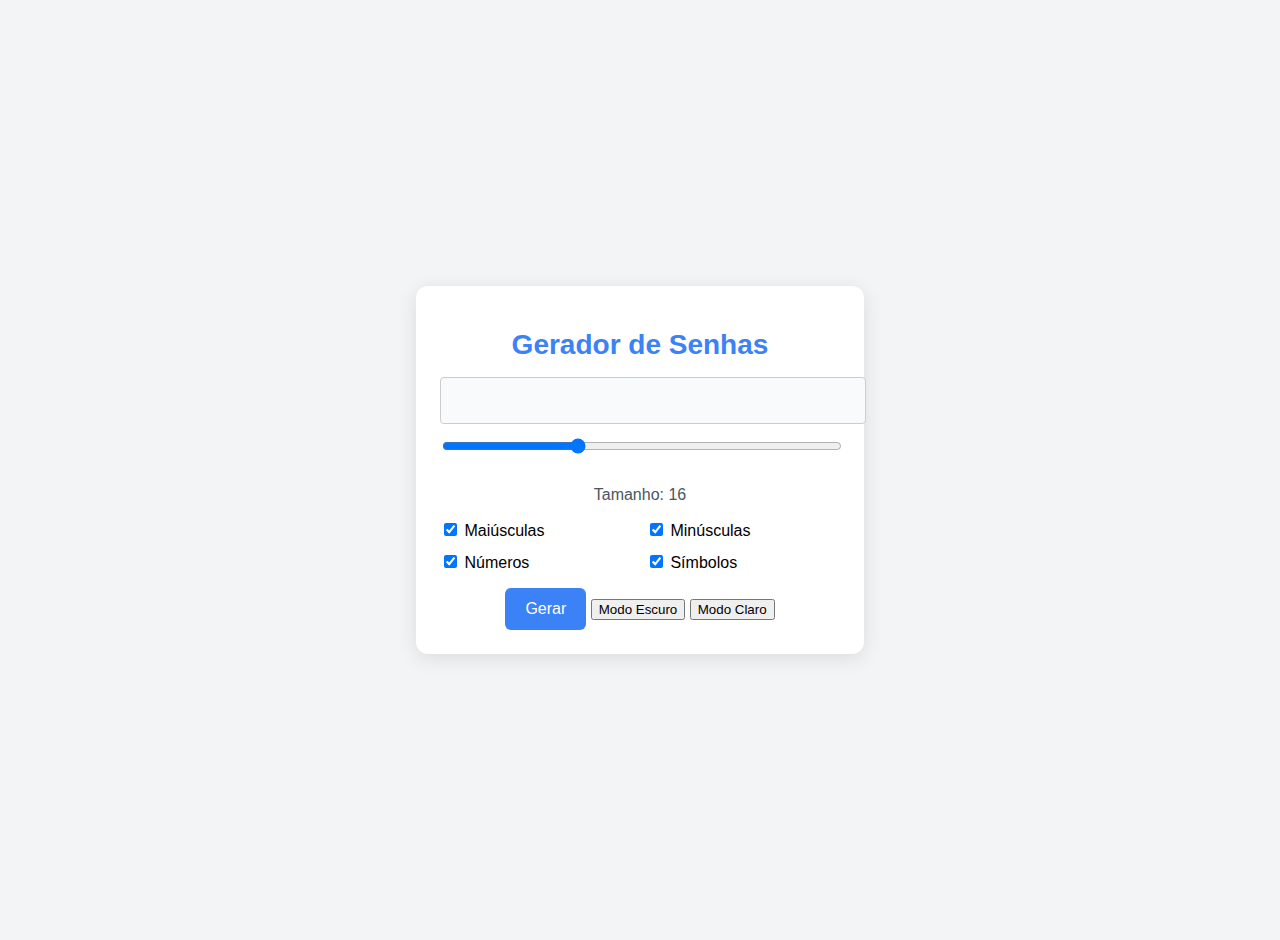
<file: index.html>
<!DOCTYPE html>
<html lang="pt-BR">
<head>
  <meta charset="UTF-8">
  <title>Gerador de Senhas</title>
  <link rel="stylesheet" href="estilo.css">
</head>
<body>
  <div class="container">
    <h1>Gerador de Senhas</h1>
    <input id="output" class="campo-saida" readonly>

    <input type="range" id="length" min="8" max="32" value="16">
    <p class="info-tamanho">Tamanho: <span id="length-val">16</span></p>

    <div class="checkboxes">
      <label><input type="checkbox" id="upper" checked> Maiúsculas</label>
      <label><input type="checkbox" id="lower" checked> Minúsculas</label>
      <label><input type="checkbox" id="nums" checked> Números</label>
      <label><input type="checkbox" id="syms" checked> Símbolos</label>
    </div>

    <button id="gen">Gerar</button>
    <button onclick="mudarparaDark()">Modo Escuro</button>
    <button onclick="mudarparaWhite()">Modo Claro</button>
  </div>

  <script src="script.js"></script>
</body>
</html>
</file>
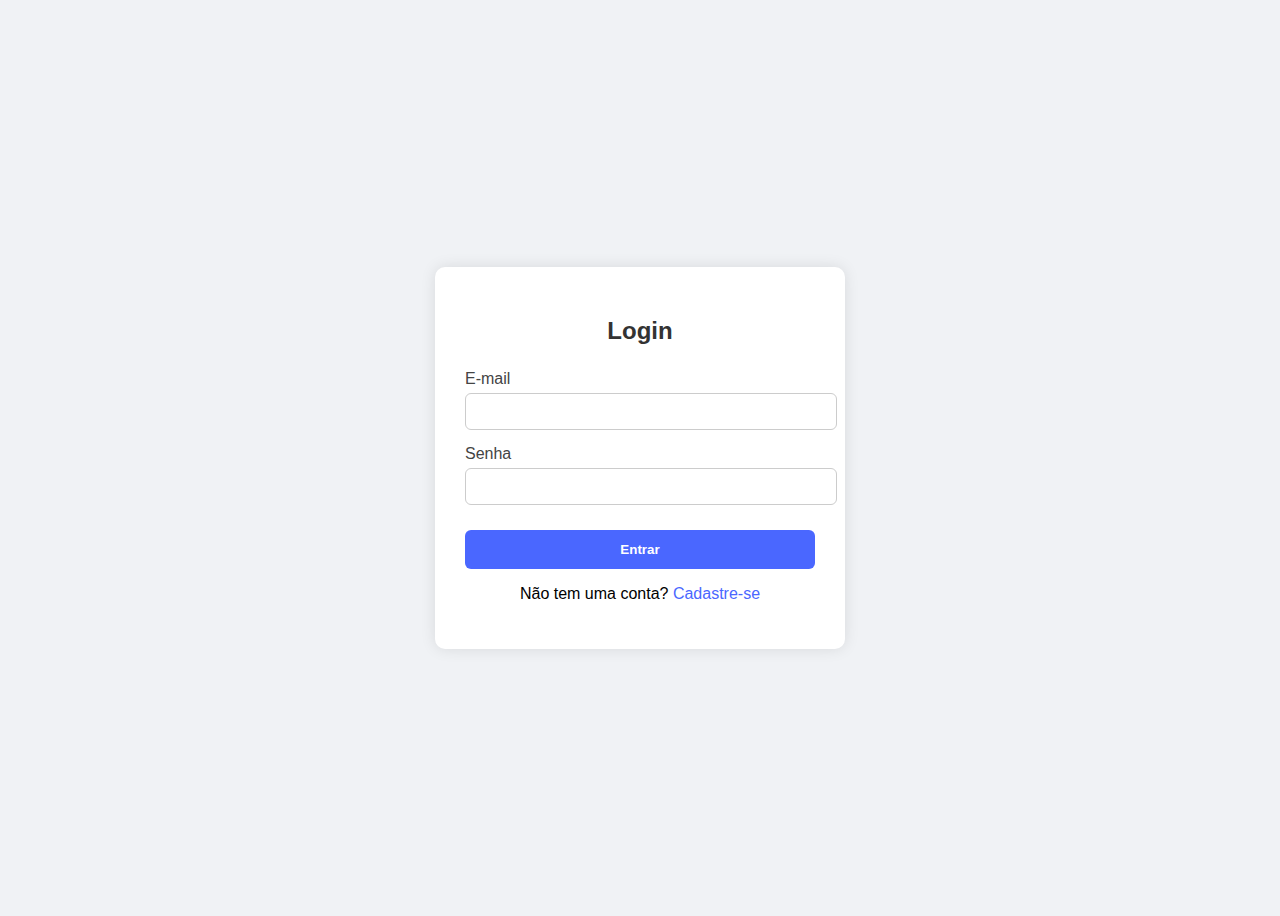
<file: formulario/index.html>
<!DOCTYPE html>
<html lang="pt-BR">
<head>
  <meta charset="UTF-8" />
  <meta name="viewport" content="width=device-width, initial-scale=1.0"/>
  <title>Login</title>
  <style>
    body {
      font-family: Arial, sans-serif;
      background: #f0f2f5;
      display: flex;
      justify-content: center;
      align-items: center;
      height: 100vh;
    }

    .login-box {
      background: white;
      padding: 30px;
      border-radius: 10px;
      box-shadow: 0 0 15px rgba(0,0,0,0.1);
      width: 100%;
      max-width: 350px;
    }

    .login-box h2 {
      text-align: center;
      margin-bottom: 25px;
      color: #333;
    }

    .form-group {
      margin-bottom: 15px;
    }

    .form-group label {
      display: block;
      margin-bottom: 5px;
      color: #444;
    }

    .form-group input {
      width: 100%;
      padding: 10px;
      border: 1px solid #ccc;
      border-radius: 6px;
    }

    .btn {
      width: 100%;
      padding: 12px;
      background-color: #4a67ff;
      color: white;
      border: none;
      border-radius: 6px;
      font-weight: bold;
      cursor: pointer;
      margin-top: 10px;
    }

    .btn:hover {
      background-color: #3b57d6;
    }

    .error {
      color: red;
      font-size: 0.85rem;
      margin-top: 5px;
    }

    .link {
      text-align: center;
      margin-top: 15px;
    }

    .link a {
      color: #4a67ff;
      text-decoration: none;
    }
  </style>
</head>
<body>
  <div class="login-box">
    <h2>Login</h2>
    <form id="loginForm">
      <div class="form-group">
        <label for="email">E-mail</label>
        <input type="email" id="email" required>
        <div class="error" id="emailError"></div>
      </div>

      <div class="form-group">
        <label for="senha">Senha</label>
        <input type="password" id="senha" required>
        <div class="error" id="senhaError"></div>
      </div>

      <button type="submit" class="btn">Entrar</button>
    </form>

    <div class="link">
      <p>Não tem uma conta? <a href="#">Cadastre-se</a></p>
    </div>
  </div>

  <script>
    const form = document.getElementById('loginForm');
    const email = document.getElementById('email');
    const senha = document.getElementById('senha');
    const emailError = document.getElementById('emailError');
    const senhaError = document.getElementById('senhaError');

    form.addEventListener('submit', function(e) {
      e.preventDefault();
      let valid = true;

      // Validar email
      if (!email.value.includes('@')) {
        emailError.textContent = 'E-mail inválido';
        valid = false;
      } else {
        emailError.textContent = '';
      }

      // Validar senha
      if (senha.value.length < 6) {
        senhaError.textContent = 'A senha deve ter no mínimo 6 caracteres';
        valid = false;
      } else {
        senhaError.textContent = '';
      }

      if (valid) {
        alert('Login realizado com sucesso!');
        form.reset();
      }
    });
  </script>
</body>
</html>
</file>
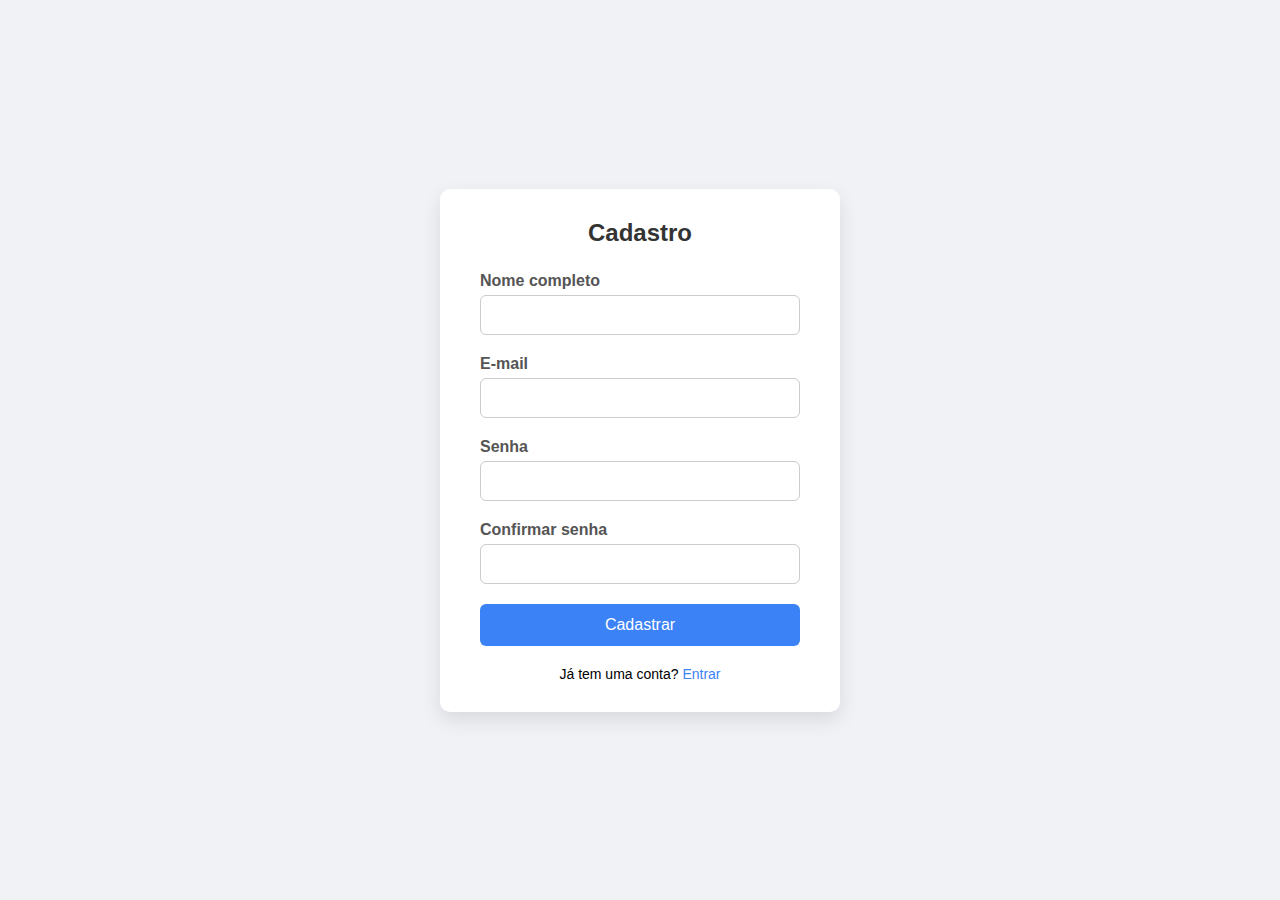
<file: formulario/cadastro.html>
<!DOCTYPE html>
<html lang="pt-BR">
<head>
  <meta charset="UTF-8" />
  <meta name="viewport" content="width=device-width, initial-scale=1.0"/>
  <title>Cadastro</title>
  <link rel="stylesheet" href="estilo.css">
</head>
<body>
  <div class="login-box">
    <h2>Cadastro</h2>
    <form id="cadastroForm">
      <div class="form-group">
        <label for="nome">Nome completo</label>
        <input type="text" id="nome" required>
        <div class="error" id="nomeError"></div>
      </div>

      <div class="form-group">
        <label for="email">E-mail</label>
        <input type="email" id="email" required>
        <div class="error" id="emailError"></div>
      </div>

      <div class="form-group">
        <label for="senha">Senha</label>
        <input type="password" id="senha" required>
        <div class="error" id="senhaError"></div>
      </div>

      <div class="form-group">
        <label for="confirmarSenha">Confirmar senha</label>
        <input type="password" id="confirmarSenha" required>
        <div class="error" id="confirmarSenhaError"></div>
      </div>

      <button type="submit" class="btn">Cadastrar</button>
    </form>

    <div class="link">
      <p>Já tem uma conta? <a href="login.html">Entrar</a></p>
    </div>
  </div>
  <script src="cadastro.js"></script>
</body>
</html>

<!-- L.A.S -->
</file>
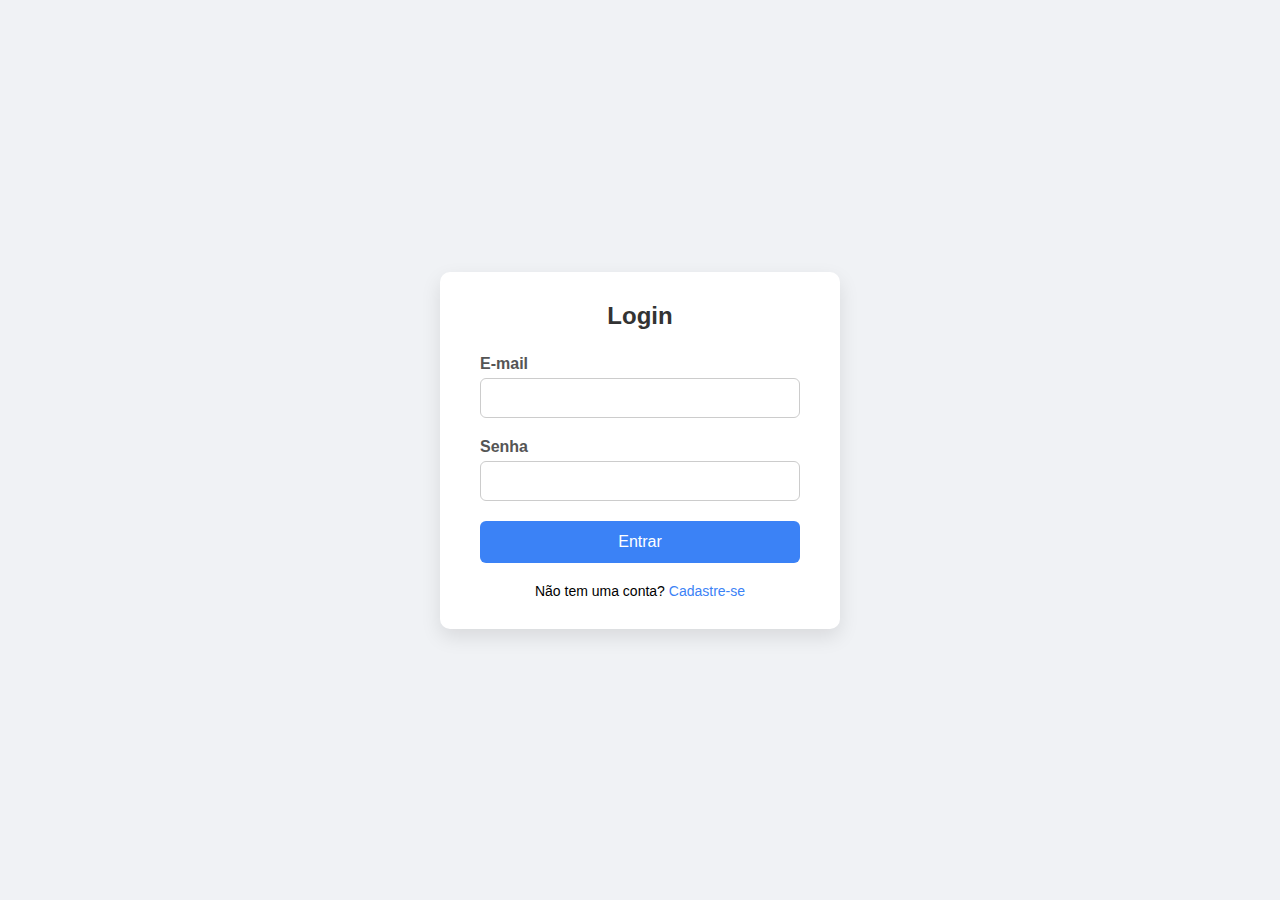
<file: formulario/login.html>
<!DOCTYPE html>
<html lang="pt-BR">
<head>
  <meta charset="UTF-8" />
  <meta name="viewport" content="width=device-width, initial-scale=1.0"/>
  <title>Login</title>
  <link rel="stylesheet" href="estilo.css">
</head>
<body>
  <div class="login-box">
    <h2>Login</h2>
    <form id="loginForm">
      <div class="form-group">

        <label for="email">E-mail</label>
        <input type="email" id="email" required>
        <div class="error" id="emailError"></div>
      </div>

      <div class="form-group">
        <label for="senha">Senha</label>
        <input type="password" id="senha" required>
        <div class="error" id="senhaError"></div>
      </div>

      <button type="submit" class="btn">Entrar</button>
    </form>

    <div class="link">
      <p>Não tem uma conta? <a href="cadastro.html">Cadastre-se</a></p>
    </div>
  </div>
  <script src="login.js"></script>
</body>
</html>

<!-- L.A.S -->
</file>
<file: estilo.css>
body {
  display: flex;
  justify-content: center;
  align-items: center;
  min-height: 100vh;
  background-color: #f3f4f6;
  margin: 0;
  font-family: 'Arial', sans-serif;
  padding: 20px;
}

.container {
  background-color: #ffffff; /* Mudança para um fundo branco */
  padding: 24px;
  border-radius: 12px; /* Bordas mais arredondadas */
  max-width: 400px;
  width: 100%;
  text-align: center;
  box-shadow: 0 4px 20px rgba(0, 0, 0, 0.1); /* Sombra mais suave */
  transition: transform 0.2s; /* Transição suave ao passar o mouse */
}

.container:hover {
  transform: scale(1.02); /* Efeito de zoom ao passar o mouse */
}

h1 {
  font-size: 28px; /* Aumentar o tamanho do título */
  font-weight: bold;
  margin-bottom: 16px;
  color: #3b82f6; /* Cor do título */
}

.campo-saida {
  width: 100%;
  padding: 12px; /* Aumentar o padding */
  margin-bottom: 12px;
  border: 1px solid #ccc;
  border-radius: 4px;
  text-align: center;
  font-size: 18px; /* Aumentar o tamanho da fonte */
  background-color: #f9fafb; /* Fundo claro para o campo de saída */
  transition: border-color 0.3s; /* Transição suave para a borda */
}

.campo-saida:focus {
  border-color: #3b82f6; /* Cor da borda ao focar */
  outline: none; /* Remover contorno padrão */
}

input[type="range"] {
  width: 100%;
  margin-bottom: 16px; /* Aumentar o espaço abaixo do range */
}

.info-tamanho {
  font-size: 16px; /* Aumentar o tamanho da fonte */
  margin-bottom: 16px;
  color: #4b5563; /* Cor do texto */
}

.checkboxes {
  display: grid;
  grid-template-columns: repeat(2, 1fr);
  gap: 12px; /* Aumentar o espaço entre os checkboxes */
  text-align: left;
  font-size: 16px; /* Aumentar o tamanho da fonte */
  margin-bottom: 16px;
}

button#gen {
  background-color: #3b82f6; /* Cor do botão */
  color: white;
  padding: 12px 20px; /* Aumentar o padding do botão */
  border: none;
  border-radius: 6px; /* Bordas mais arredondadas */
  cursor: pointer;
  font-size: 16px; /* Aumentar o tamanho da fonte */
  transition: background-color 0.3s, transform 0.2s; /* Transições suaves */
}

button#gen:hover {
  background-color: #2563eb; /* Cor do botão ao passar o mouse */
  transform: translateY(-2px); /* Efeito de elevação ao passar o mouse */
}

button#gen:active {
  transform: translateY(0); /* Retornar ao normal ao clicar */
}
</file>
<file: formulario/estilo.css>
* {
  box-sizing: border-box;
  margin: 0;
  padding: 0;
  font-family: Arial, sans-serif;
}

body {
  background: #f0f2f5;
  display: flex;
  justify-content: center;
  align-items: center;
  height: 100vh;
}

.login-box {
  background-color: #ffffff;
  padding: 30px 40px;
  border-radius: 10px;
  box-shadow: 0 8px 20px rgba(0, 0, 0, 0.1);
  width: 100%;
  max-width: 400px;
}

.login-box h2 {
  margin-bottom: 25px;
  text-align: center;
  color: #333;
}

.form-group {
  margin-bottom: 20px;
}

label {
  display: block;
  margin-bottom: 5px;
  font-weight: bold;
  color: #555;
}

input[type="email"],
input[type="password"],
input[type="text"]
{
  width: 100%;
  padding: 10px 12px;
  border: 1px solid #ccc;
  border-radius: 6px;
  font-size: 16px;
}

input[type="email"]:focus,
input[type="password"]:focus,
input[type="text"]:focus {
  border-color: #3b82f6;
  outline: none;
}

.error {
  color: red;
  font-size: 13px;
  margin-top: 5px;
  display: none;
}

.btn {
  width: 100%;
  background-color: #3b82f6;
  color: #fff;
  padding: 12px;
  border: none;
  border-radius: 6px;
  font-size: 16px;
  cursor: pointer;
  transition: background 0.3s;
}

.btn:hover {
  background-color: #2563eb;
}

.link {
  margin-top: 20px;
  text-align: center;
  font-size: 14px;
}

.link a {
  color: #3b82f6;
  text-decoration: none;
}

.link a:hover {
  text-decoration: underline;
}

/* L.A.S */
</file>
